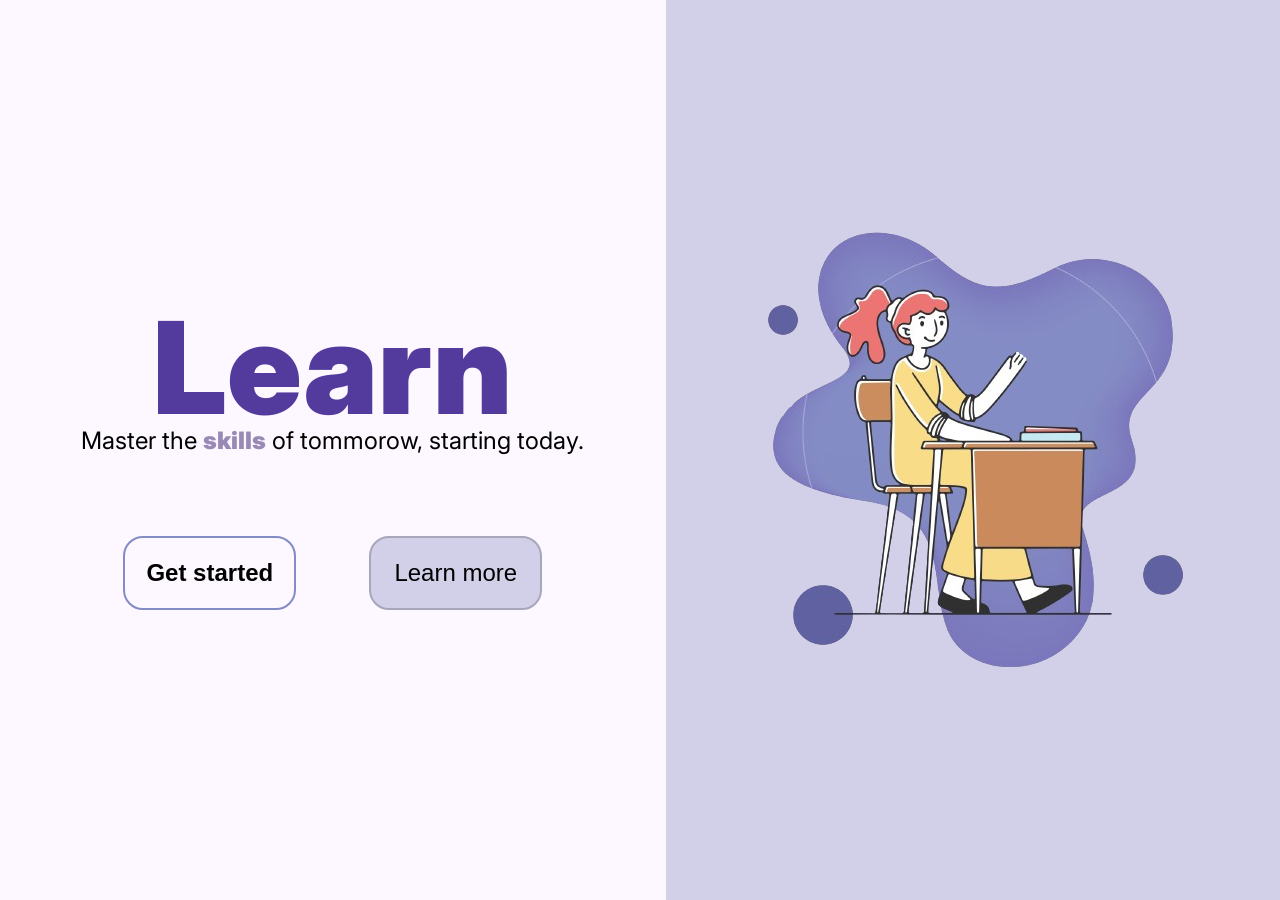
<file: index.html>
<!DOCTYPE html>
<html lang="en">
<head>
    <meta charset="UTF-8">
    <meta name="viewport" content="width=device-width, initial-scale=1.0">
    <title>Learn</title>
    <link rel="stylesheet" href="index.css"></link>
</head>
<body>
    <section class="container" id="container">
        <div class="left-section">
            <div class="header-container">
                <h1 class="title">Learn</h1>
                <p class="qutoe">Master the <span>skills</span> of tommorow, starting today.</p>
            </div>
            <div class="buttons-container">
                <button class="start-button" id="started">Get started</button>
                <button class="more-info-button"><a>Learn more</a></button>
            </div>
        </div>
        <div class="right-section">
            <img src="./assets/Student.png"/>
        </div>
    </section>
    <section class="login" id="login">
        <div class="close-container">
            <img src="assets/close.png" class="close" height="25px" width="25px" id="close"/>
        </div>
        <div class="bottom-login-container">
            <h2>Login</h2>
            <p class="login-qutoe">To get access to more learning features</p>
            <input placeholder="Email" id="email">
            <div class="password-wrapper">
                <input placeholder="Password" class="password" id="password"><img class="eye" src="assets/eye.png" width="18px" height="18px" />
            </div>
            <button class="login-button" id="login-button">Login</button>
            <p id="problem"></p>
        </div>
    </section>
    <script src="index.js"></script>
</body>
</html>
</file>
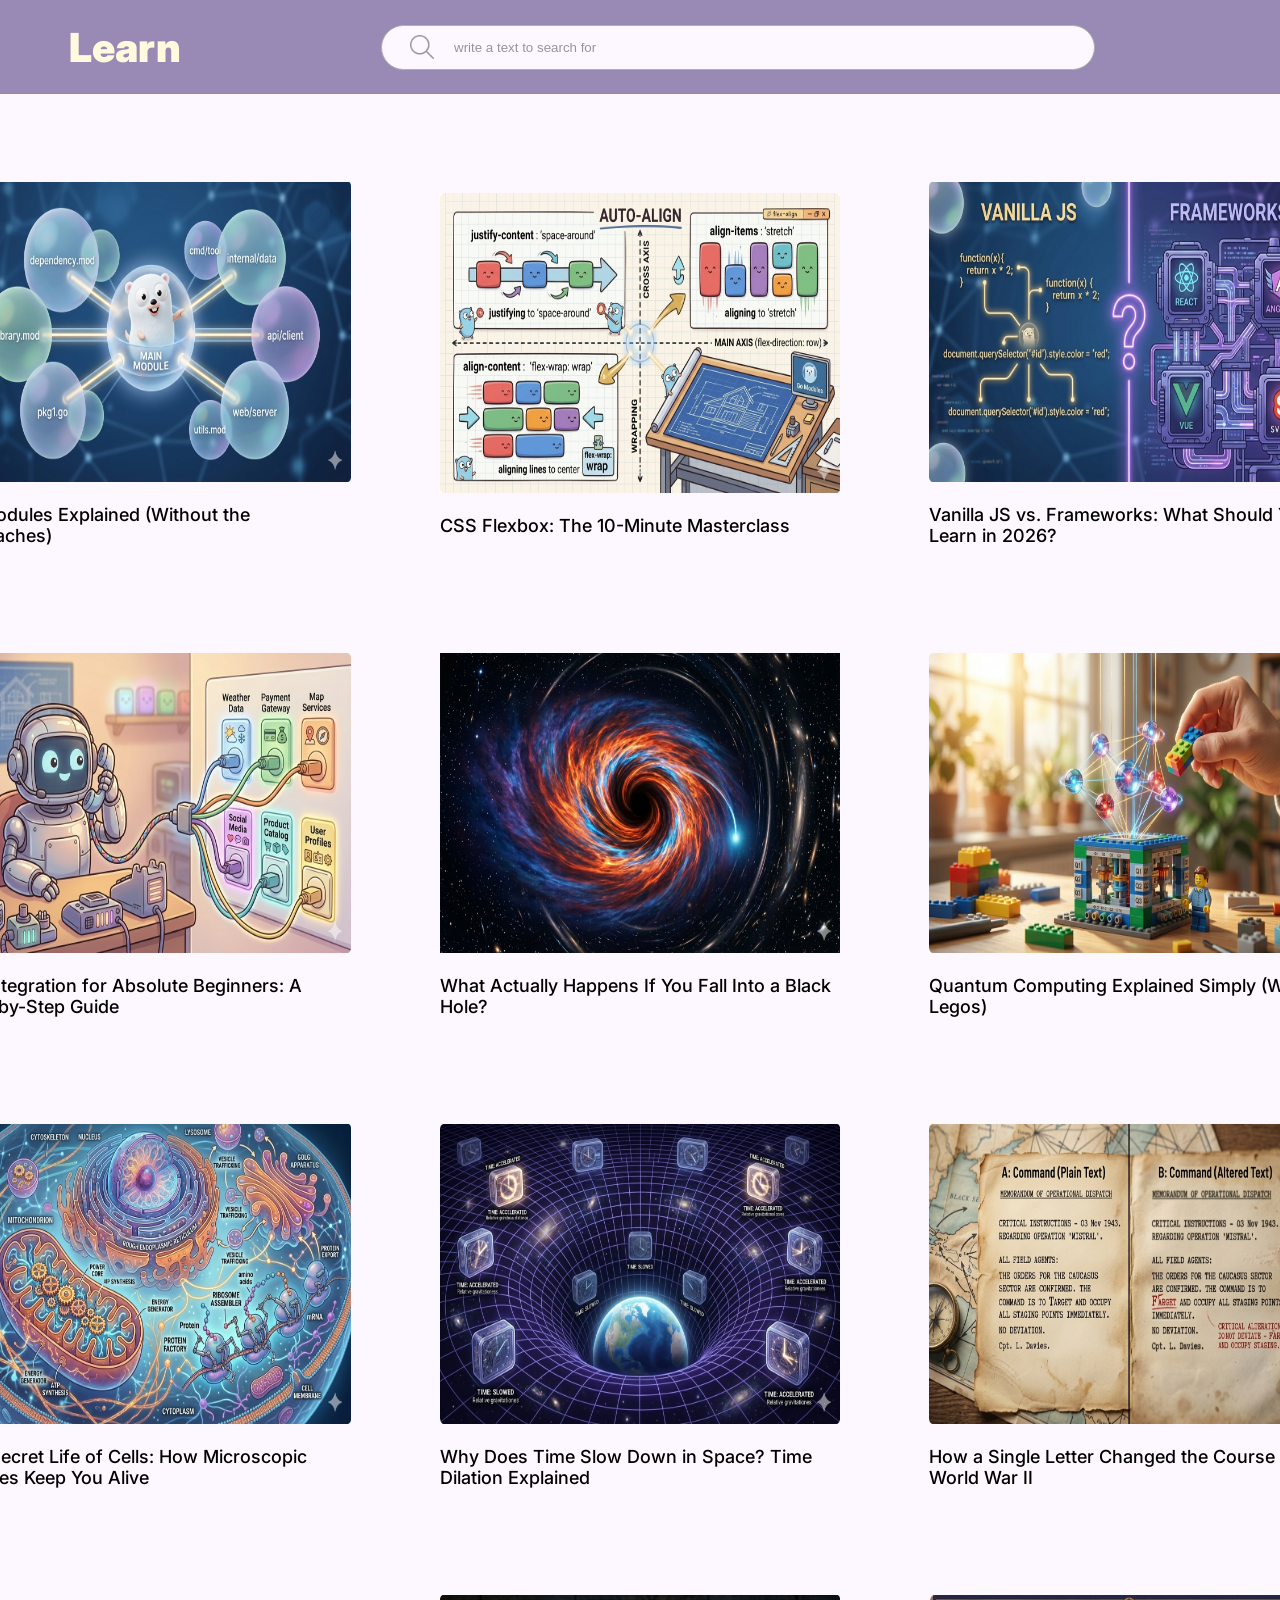
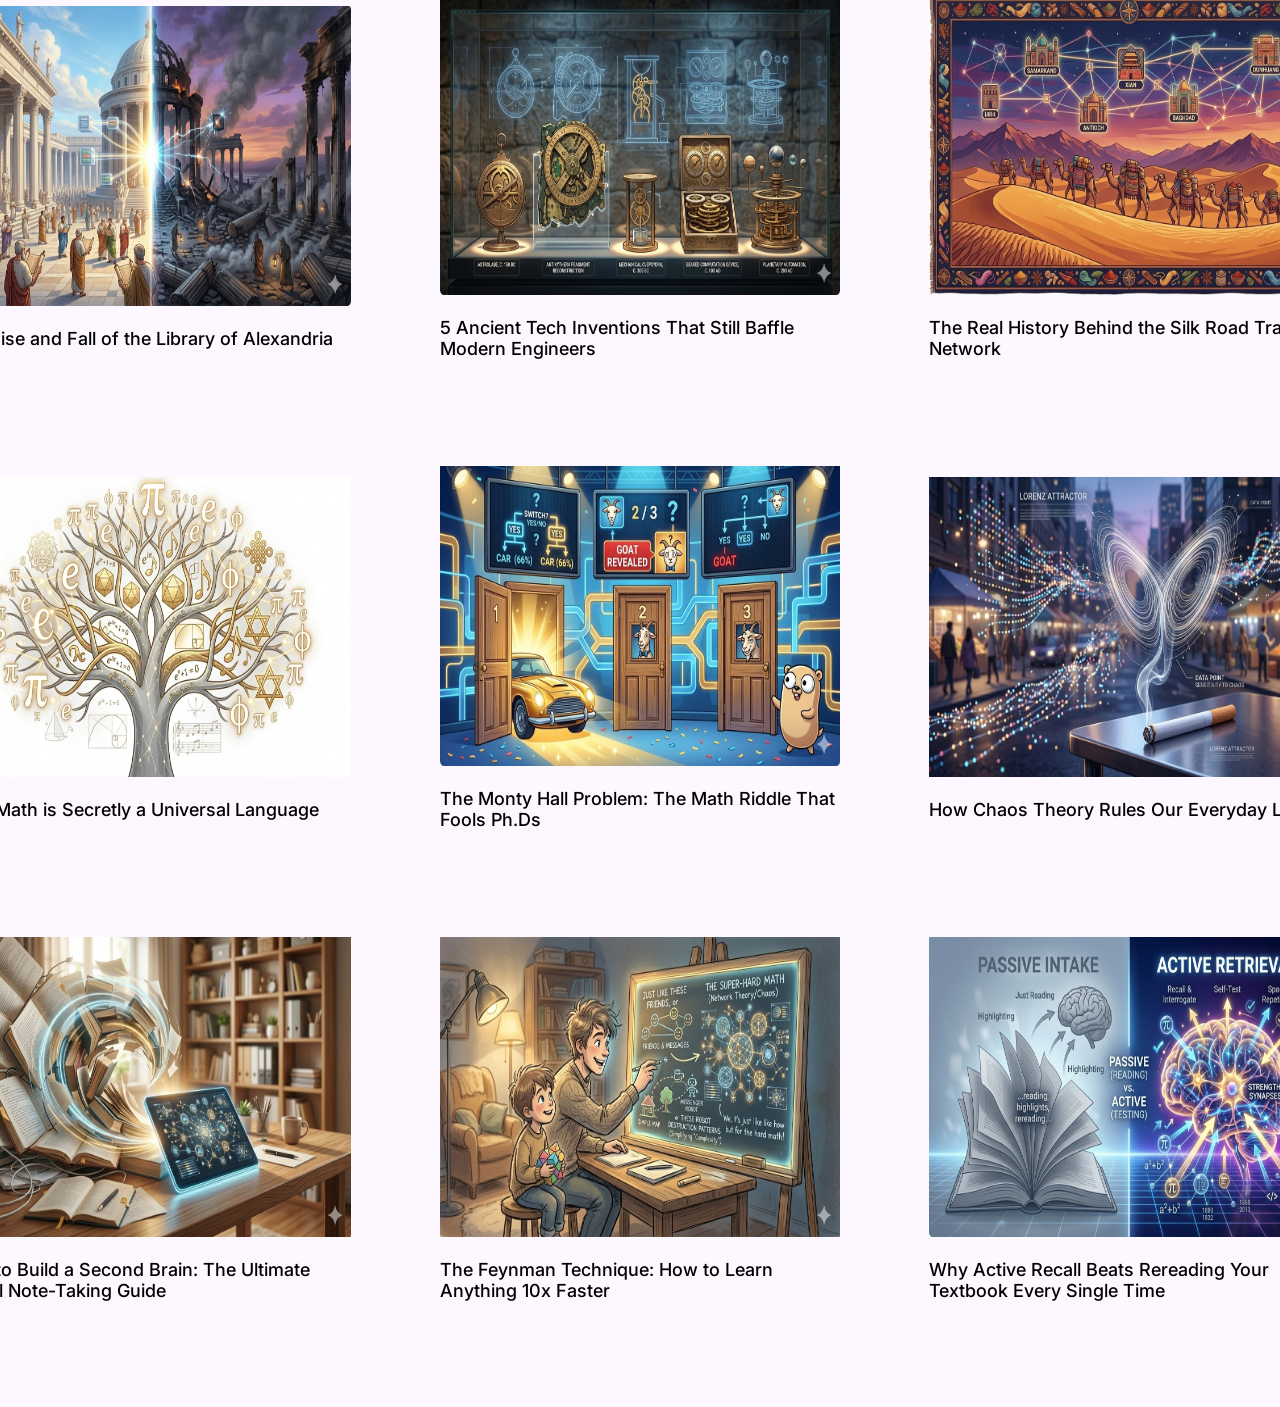
<file: main/main.html>
<!DOCTYPE html>
<html lang="en">
<head>
    <meta charset="UTF-8">
    <meta name="viewport" content="width=device-width, initial-scale=1.0">
    <title>Learn</title>
    <link href="main.css" rel="stylesheet"/>
</head>
<body>
    <header class="header">
        <h1>Learn</h1>
        <div class="search-wrapper">
            <img src="../assets/search.png" height="24px" width="24px" class="search-icon">
            <input placeholder="write a text to search for" class="search" oninput="searchVideos()" id="search"/>
        </div>
    </header>
    <div class="table-container">
        <table id="videos" class="videos" cellspacing="87">
        </table>
    </div>
    <script src="main.js"></script>
</body>
</html>
</file>
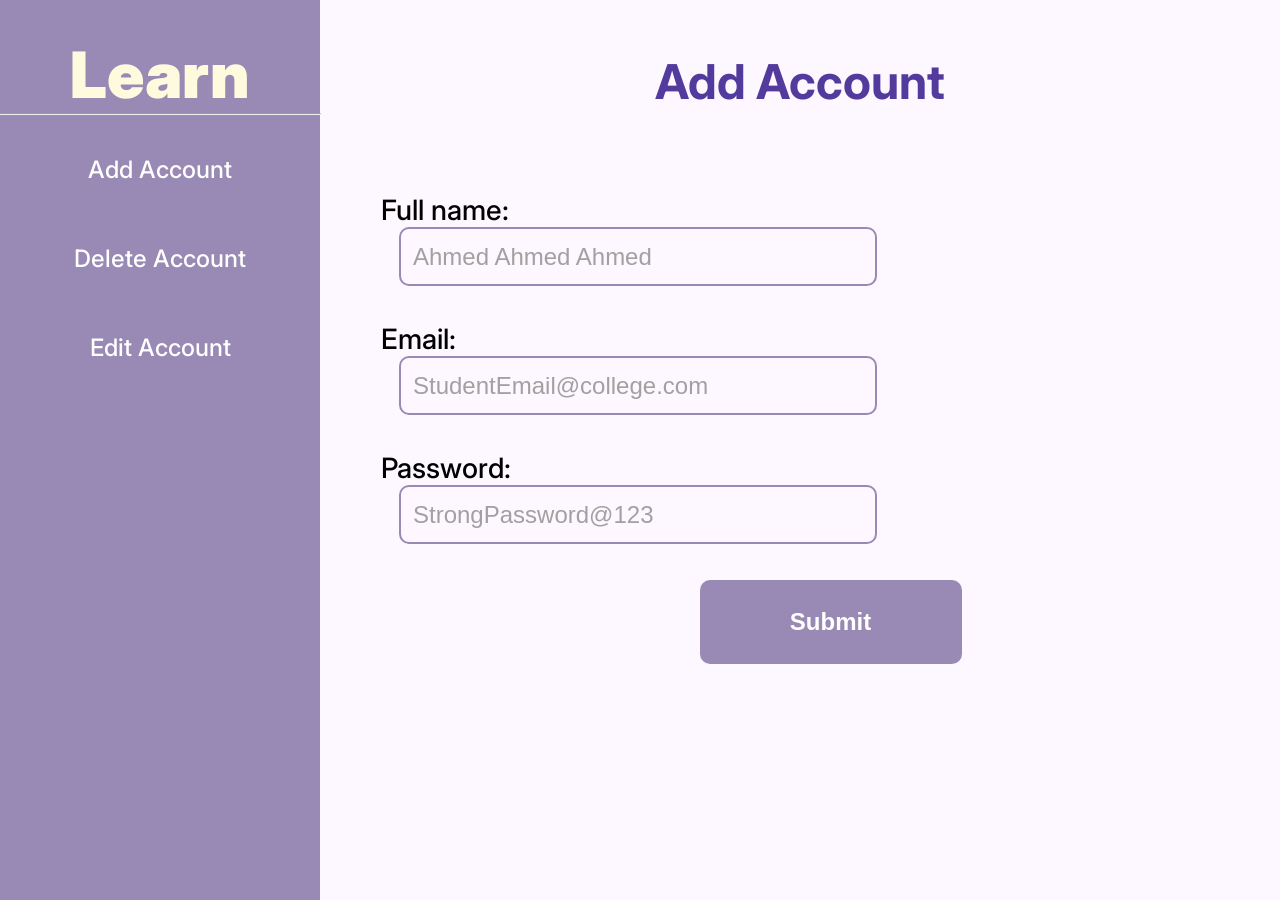
<file: admin/addAccount/addaccount.html>
<!DOCTYPE html>
<html lang="en">
<head>
    <meta charset="UTF-8">
    <meta name="viewport" content="width=device-width, initial-scale=1.0">
    <title>Learn</title>
    <link rel="stylesheet" href="addAccount.css"/>
</head>
<body>
    <section class="left-section">
        <h1>Learn</h1><hr>
        <nav class="sections">
            <a class="nav-item" href="../addAccount/addaccount.html">Add Account</a>
            <a class="nav-item" href="../deleteAccount/deleteAccount.html">Delete Account</a>
            <a class="nav-item" href="../editAccount/editAccount.html">Edit Account</a>
        </nav>
    </section>
    <!-- Here the page -->
    <section class="right-section">
        <div class="header">
            <h2>Add Account</h2>
        </div>
        <div class="footer">
            <form class="footer-form">
                <label>Full name:</label><input placeholder="Ahmed Ahmed Ahmed" class="inputs"/>
                <label>Email:</label><input placeholder="StudentEmail@college.com" class="inputs"/>
                <label>Password:</label><input placeholder="StrongPassword@123" class="inputs"/>
                <input type="submit" class="submit"/>
            </form>
        </div>
    </section>
</body>
</html>
</file>
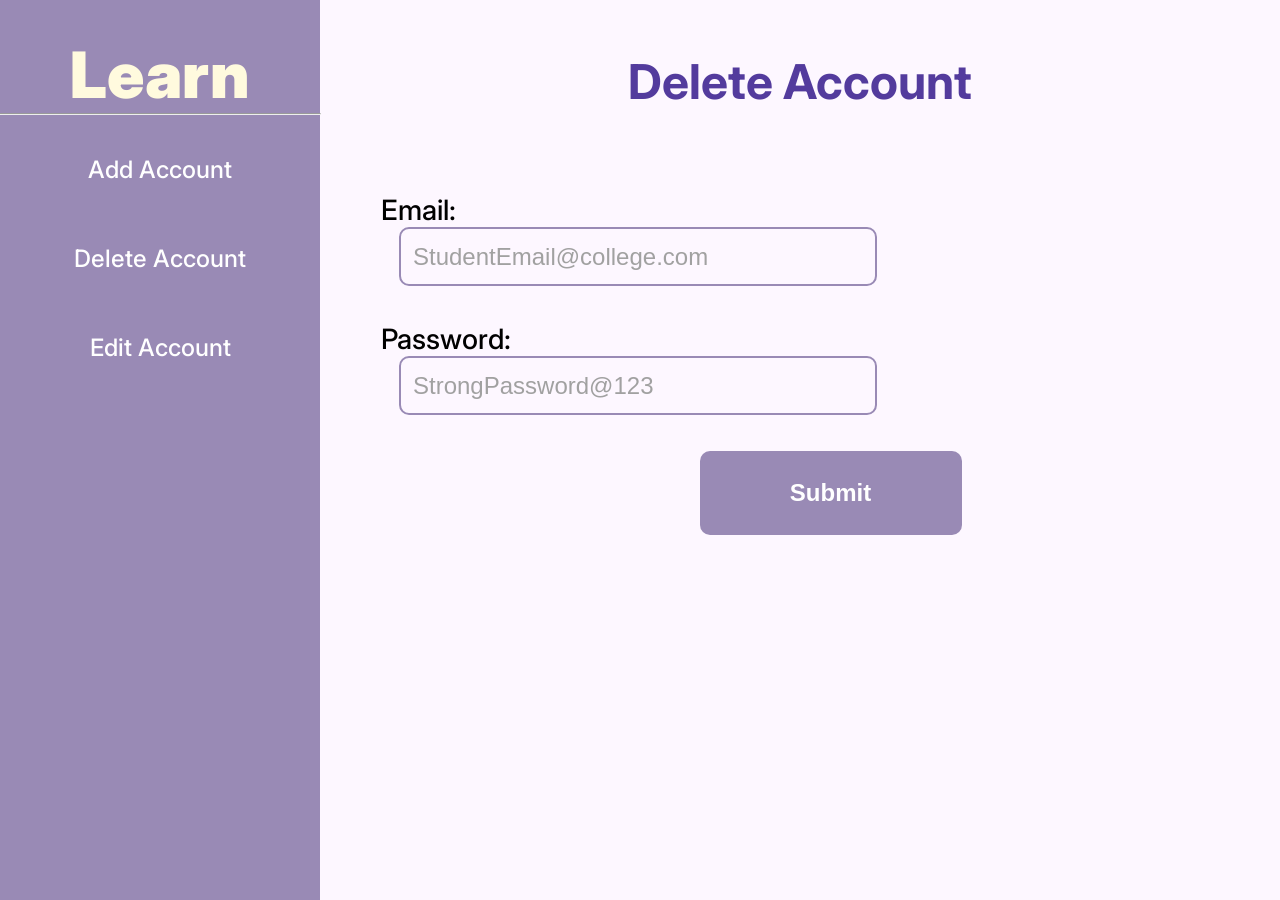
<file: admin/deleteAccount/deleteAccount.html>
<!DOCTYPE html>
<html lang="en">
<head>
    <meta charset="UTF-8">
    <meta name="viewport" content="width=device-width, initial-scale=1.0">
    <title>Learn</title>
    <link rel="stylesheet" href="deleteAccount.css"/>
</head>
<body>
    <section class="left-section">
        <h1>Learn</h1><hr>
        <nav class="sections">
            <a class="nav-item" href="../addAccount/addaccount.html">Add Account</a>
            <a class="nav-item" href="../deleteAccount/deleteAccount.html">Delete Account</a>
            <a class="nav-item" href="../editAccount/editAccount.html">Edit Account</a>
        </nav>
    </section>
    <!-- Here the page -->
    <section class="right-section">
        <div class="header">
            <h2>Delete Account</h2>
        </div>
        <div class="footer">
            <form class="footer-form">
                <label>Email:</label><input placeholder="StudentEmail@college.com" class="inputs"/>
                <label>Password:</label><input placeholder="StrongPassword@123" class="inputs"/>
                <input type="submit" class="submit"/>
            </form>
        </div>
    </section>
</body>
</html>
</file>
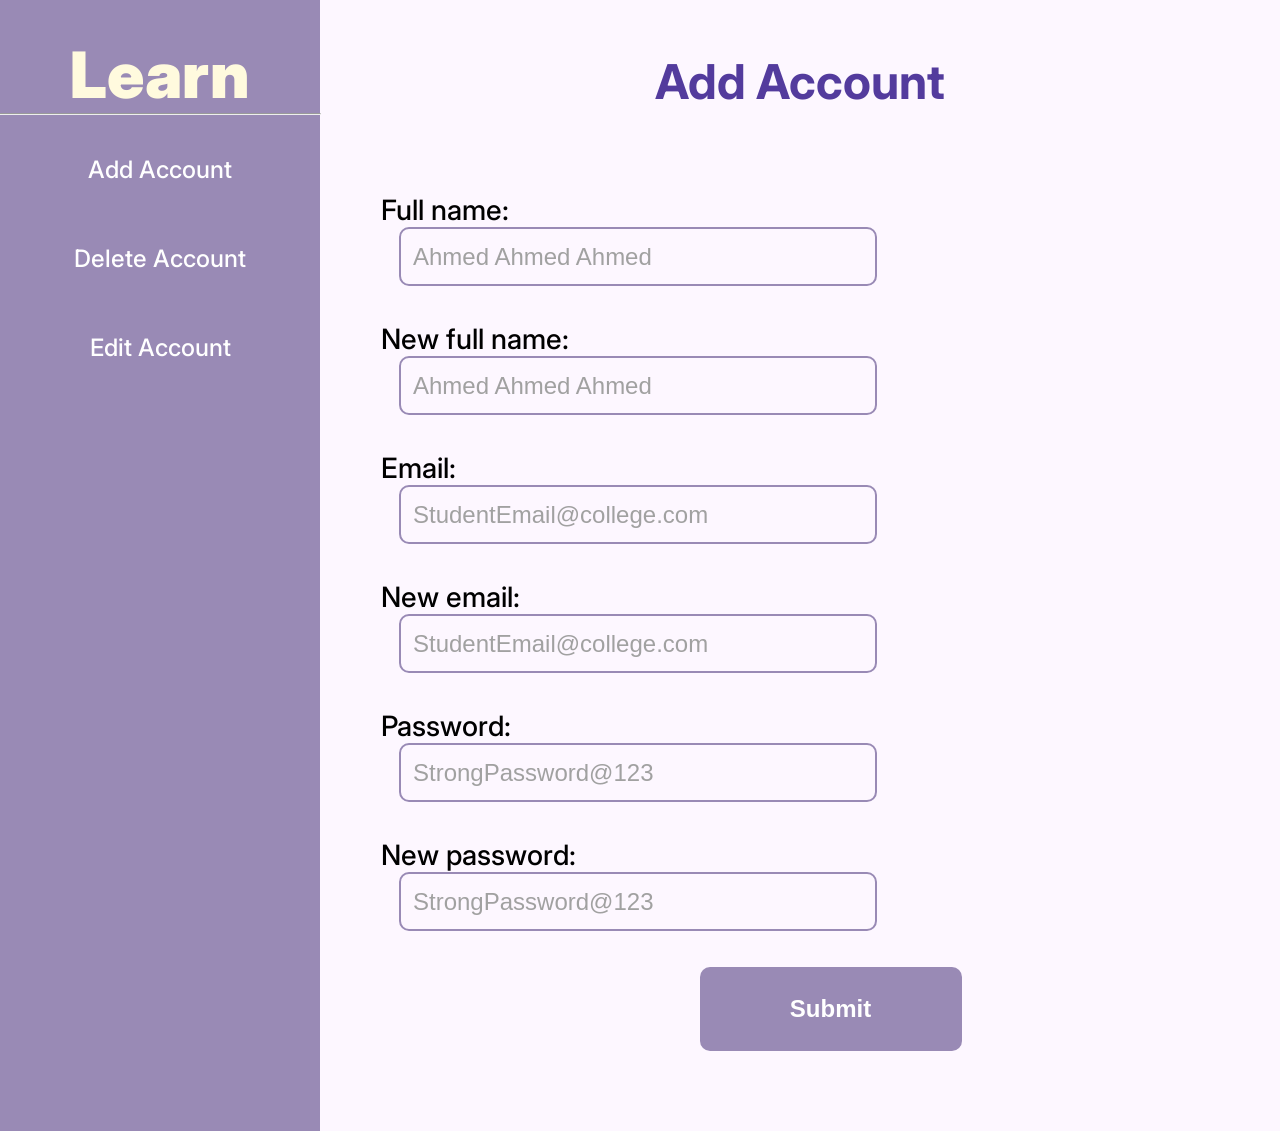
<file: admin/editAccount/editAccount.html>
<!DOCTYPE html>
<html lang="en">
<head>
    <meta charset="UTF-8">
    <meta name="viewport" content="width=device-width, initial-scale=1.0">
    <title>Learn</title>
    <link rel="stylesheet" href="editAccount.css"/>
</head>
<body>
    <section class="left-section">
        <h1>Learn</h1><hr>
        <nav class="sections">
            <a class="nav-item" href="../addAccount/addaccount.html">Add Account</a>
            <a class="nav-item" href="../deleteAccount/deleteAccount.html">Delete Account</a>
            <a class="nav-item" href="../editAccount/editAccount.html">Edit Account</a>
        </nav>
    </section>
    <!-- Here the page -->
    <section class="right-section">
        <div class="header">
            <h2>Add Account</h2>
        </div>
        <div class="footer">
            <form class="footer-form">
                <label>Full name:</label><input placeholder="Ahmed Ahmed Ahmed" class="inputs"/>
                <label>New full name:</label><input placeholder="Ahmed Ahmed Ahmed" class="inputs"/>
                <label>Email:</label><input placeholder="StudentEmail@college.com" class="inputs"/>
                <label>New email:</label><input placeholder="StudentEmail@college.com" class="inputs"/>
                <label>Password:</label><input placeholder="StrongPassword@123" class="inputs"/>
                <label>New password:</label><input placeholder="StrongPassword@123" class="inputs"/>
                <input type="submit" class="submit"/>
            </form>
        </div>
    </section>
</body>
</html>
</file>
<file: index.css>
@import url('https://fonts.googleapis.com/css2?family=Cairo:wght@200..1000&family=Inter:ital,opsz,wght@0,14..32,100..900;1,14..32,100..900&display=swap');

body, html{
    height: 100%;
    width: 100%;
    padding: 0;
    margin: 0;
    background-color: #FDF7FF;
    font-family: "Inter", sans-serif;
}

body{
    position: relative;
}

.container{
    display: flex;
    justify-content: space-between;
    height: 100%;
}

.title{
    display: flex;
    font-family: "Inter", sans-serif;
    font-size: 128px;
    color: #533B9D;
    font-weight: 900;
    letter-spacing: 0%;
    margin: 0;
    height: 146px;
}

.header-container{
    display: flex;
    flex-flow: column;
    justify-content: center;
    align-items: center;
}

.qutoe{
    margin-bottom: 0;
    margin-top: -10px;
    font-family: "Inter", sans-serif;
    font-size: 24px;
}

span{
    font-weight: 900;
    color: #998AB5;
}

.left-section{
    display: flex;
    flex-flow: column;
    width: 52%;
    height: 100%;
    justify-content: center;
    align-items: center;
}

.buttons-container{
    display: flex;
    justify-content: center;
    margin-top: 81px;
    width: 100%;
}

.start-button{
    height: 74px;
    width: 173px;
    background-color: #FDF7FF;
    border-width: 2px;
    border-color: #838CC5;
    border-radius: 20px;
    border-style: solid;
    font-size: 24px;
    font-weight: 600;
    margin-right: 73px;
    cursor: pointer;
    transition-duration: 0.5s;
}

.start-button:hover{
    background-color: #f5eef7
}

.more-info-button{
    height: 74px;
    width: 173px;
    background-color: #D2D0E8;
    border-width: 2px;
    border-color: #A7A6BA;
    border-radius: 20px;
    border-style: solid;
    font-size: 24px;
    cursor: pointer;
    transition-duration: 0.5s;
}

.more-info-button:hover{
    background-color: #c1bfd7;
}

.right-section{
    display: flex;
    justify-content: center;
    align-items: center;
    background-color: #D2D0E8;
    width: 48%;
    height: 100%;
}

.login{
    display: none;
    position: absolute;
    top: 50%;
    left: 50%;
    height: 64%;
    width: 30%;
    min-height: 650px;
    min-width: 555px;
    transform: translate(-50%, -50%);
    background-color: #FDF7FF;
    padding: 22px;
    border-color: black;
    border-radius: 10px;
    border-width:1px;
    border-style: solid;
}

.close-container{
    display: flex;
    justify-content: right;
}

.bottom-login-container{
    margin-top: 58px;
    display: flex;
    flex-direction: column;
    align-items: center;
}

h2{
    margin: 0;
    font-size: 32px;
    font-weight: 600;
}

.login-qutoe{
    font-size: 20px;
    margin: 0px;
    margin-bottom:33px;
}

input{
    width:50%;
    margin-bottom: 30px;
    padding:12px 24px 13px 17px;
    background-color: #F2F2F2;
    border-radius: 10px;
    border-style: solid;
    border-width: 1px;
    border-color: #DADADA;
    outline: 0;
}

input::placeholder{
    font-size: 16px;
    color: black;
    font-weight: 300;
}

.password-wrapper{
    display: flex;
    position: relative;
    width: 100%;
    justify-content: center;
    margin: 0;
}

.eye{
    position: absolute;
    left:72.5%;
    top:30%;
    cursor: pointer;
}

.password{
    margin: 0;
}

.login-button{
    margin-top: 68px;
    width: 50%;
    height: 49px;
    background-color: #998AB5;
    border: 0;
    border-radius: 10px;
    color: #FDF7FF;
    font-size: 20px;
    font-weight: 700;
    transition: 0.5s;
    cursor: pointer;
}

.login-button:hover{
    background-color: #8779a0;
}

.close{
    cursor: pointer;
}

#problem{
    color:red;
}
</file>
<file: main/main.css>
@import url('https://fonts.googleapis.com/css2?family=Cairo:wght@200..1000&family=Inter:ital,opsz,wght@0,14..32,100..900;1,14..32,100..900&display=swap');

body, html{
    height: 100%;
    width: 100%;
    padding: 0;
    margin: 0;
    background-color: #FDF7FF;
    font-family: "Inter", sans-serif;
}

.header{
    display: flex;
    height: 94px;
    background-color: #998AB5;
    gap: 200px;
    align-items: center;
}

h1{
    margin: 0;
    margin-left: 69px;
    font-size: 40px;
    font-weight: 900;
    color: #FFFADE;
}

.search-wrapper{
    position: relative;
    width: 50%;
    height: fit-content;
}

.search{
    width: 100%;
    height: 43px;
    background-color: #FDF7FF;
    border-radius: 50px;
    border-style: solid;
    border-color: #AFAFAF;
    border-width: 1.5px;
    padding: 0;
    padding-left: 72px;
    outline: 0;
}

.search::placeholder{
    color: #989499;
    font-weight: 300;
}

.search-icon{
    position: absolute;
    opacity: 0.4;
    left: 29px;
    top: 50%;
    transform: translateY(-50%);
    pointer-events: none;
}

.table-container{
    display: flex;
    justify-content: center;
}

.video-icon{
    width: 400px;
    height: 300px;
}

.video{
    font-weight: 500;
    font-size: 18px;
    width: 400px;
    text-align: left;
}

.video-wrapper{
    cursor: pointer;
}
</file>
<file: admin/addAccount/addAccount.css>
@import url('https://fonts.googleapis.com/css2?family=Cairo:wght@200..1000&family=Inter:ital,opsz,wght@0,14..32,100..900;1,14..32,100..900&display=swap');

body, html{
    display: flex;
    min-height: 100%;
    width: 100%;
    padding: 0;
    margin: 0;
    background-color: #FDF7FF;
    font-family: "Inter", sans-serif;
}
h1{
    font-size: 64px;
    font-weight: 900;
    color: #FFFADE;
    margin: 0;
    margin-top: 36px;
}
.left-section{
    display: flex;
    flex-direction: column;
    align-items: center;
    width: 25%;
    height: 100%;
    background-color: #998AB5;
}

hr{
    width: 100%;
    margin: 0 0 40px 0;
}

nav{
    display: flex;
    margin: 0;
    flex-direction: column;
}

.nav-item{
    margin-bottom: 60px;
    text-align: center;
    color:white;
    font-size: 24px;
    font-weight: 500;
    cursor: pointer;
    transition: 0.5s;
}

.nav-item:hover{
    transform: translate(5%);
    perspective: 50px;
}

/* Here the page */

h2{
    margin: 0;
    text-align: center;
    color: #533B9D;
    font-weight: 700;
    font-size: 48px;
    width: fit-content;
    margin-top: 52px;
    margin-bottom: 82px;
}

.header{
    display: flex;
    justify-content: center;
    align-items: center;
    height: fit-content;
    width: 100%;
}

.right-section{
    width: 75%;
}

.footer-form{
    display: flex;
    flex-direction: column;
    margin-left: 61px;
}

.inputs{
    width: 460px;
    height: 53px;
    background-color: #FDF7FF;
    margin-bottom: 36px;
    border-color: #998AB5;
    border-style: solid;
    border-width: 2px;
    border-radius: 10px;
    margin-left: 18px;
    padding-left: 12px;
    font-size: 24px;
    font-weight: 600;
    display: flex;
    justify-content: flex-start;
    align-items: center;
}

.inputs::placeholder{
    color: #A1A1A1;
    font-weight: 500;
}

label{
    font-size: 28px;
    font-weight: 500;
}

input[type="submit"]{
    width: 262px;
    height: 84px;
    margin-left: auto ;
    margin-right: auto ;
    background-color: #998AB5;
    border: none;
    border-radius: 10px;
    font-size: 24px;
    font-weight: 900;
    color: white;
}

a{
    text-decoration: none;
}
</file>
<file: admin/deleteAccount/deleteAccount.css>
@import url('https://fonts.googleapis.com/css2?family=Cairo:wght@200..1000&family=Inter:ital,opsz,wght@0,14..32,100..900;1,14..32,100..900&display=swap');

body, html{
    display: flex;
    min-height: 100%;
    width: 100%;
    padding: 0;
    margin: 0;
    background-color: #FDF7FF;
    font-family: "Inter", sans-serif;
}
h1{
    font-size: 64px;
    font-weight: 900;
    color: #FFFADE;
    margin: 0;
    margin-top: 36px;
}
.left-section{
    display: flex;
    flex-direction: column;
    align-items: center;
    width: 25%;
    height: 100%;
    background-color: #998AB5;
}

hr{
    width: 100%;
    margin: 0 0 40px 0;
}

nav{
    display: flex;
    margin: 0;
    flex-direction: column;
}

.nav-item{
    margin-bottom: 60px;
    text-align: center;
    color:white;
    font-size: 24px;
    font-weight: 500;
    cursor: pointer;
    transition: 0.5s;
}

.nav-item:hover{
    transform: translate(5%);
    perspective: 50px;
}

/* Here the page */

h2{
    margin: 0;
    text-align: center;
    color: #533B9D;
    font-weight: 700;
    font-size: 48px;
    width: fit-content;
    margin-top: 52px;
    margin-bottom: 82px;
}

.header{
    display: flex;
    justify-content: center;
    align-items: center;
    height: fit-content;
    width: 100%;
}

.right-section{
    width: 75%;
}

.footer-form{
    display: flex;
    flex-direction: column;
    margin-left: 61px;
}

.inputs{
    width: 460px;
    height: 53px;
    background-color: #FDF7FF;
    margin-bottom: 36px;
    border-color: #998AB5;
    border-style: solid;
    border-width: 2px;
    border-radius: 10px;
    margin-left: 18px;
    padding-left: 12px;
    font-size: 24px;
    font-weight: 600;
    display: flex;
    justify-content: flex-start;
    align-items: center;
}

.inputs::placeholder{
    color: #A1A1A1;
    font-weight: 500;
}

label{
    font-size: 28px;
    font-weight: 500;
}

input[type="submit"]{
    width: 262px;
    height: 84px;
    margin-left: auto ;
    margin-right: auto ;
    background-color: #998AB5;
    border: none;
    border-radius: 10px;
    font-size: 24px;
    font-weight: 900;
    color: white;
}

a{
    text-decoration: none;
}
</file>
<file: admin/editAccount/editAccount.css>
@import url('https://fonts.googleapis.com/css2?family=Cairo:wght@200..1000&family=Inter:ital,opsz,wght@0,14..32,100..900;1,14..32,100..900&display=swap');

body, html{
    display: flex;
    min-height: 100%;
    width: 100%;
    padding: 0;
    margin: 0;
    background-color: #FDF7FF;
    font-family: "Inter", sans-serif;
}
h1{
    font-size: 64px;
    font-weight: 900;
    color: #FFFADE;
    margin: 0;
    margin-top: 36px;
}
.left-section{
    display: flex;
    flex-direction: column;
    align-items: center;
    width: 25%;
    height: 100%;
    background-color: #998AB5;
}

hr{
    width: 100%;
    margin: 0 0 40px 0;
}

nav{
    display: flex;
    margin: 0;
    flex-direction: column;
}

.nav-item{
    margin-bottom: 60px;
    text-align: center;
    color:white;
    font-size: 24px;
    font-weight: 500;
    cursor: pointer;
    transition: 0.5s;
}

.nav-item:hover{
    transform: translate(5%);
    perspective: 50px;
}

/* Here the page */

h2{
    margin: 0;
    text-align: center;
    color: #533B9D;
    font-weight: 700;
    font-size: 48px;
    width: fit-content;
    margin-top: 52px;
    margin-bottom: 82px;
}

.header{
    display: flex;
    justify-content: center;
    align-items: center;
    height: fit-content;
    width: 100%;
}

.right-section{
    width: 75%;
}

.footer-form{
    display: flex;
    flex-direction: column;
    margin-left: 61px;
}

.inputs{
    width: 460px;
    height: 53px;
    background-color: #FDF7FF;
    margin-bottom: 36px;
    border-color: #998AB5;
    border-style: solid;
    border-width: 2px;
    border-radius: 10px;
    margin-left: 18px;
    padding-left: 12px;
    font-size: 24px;
    font-weight: 600;
    display: flex;
    justify-content: flex-start;
    align-items: center;
}

.inputs::placeholder{
    color: #A1A1A1;
    font-weight: 500;
}

label{
    font-size: 28px;
    font-weight: 500;
}

input[type="submit"]{
    width: 262px;
    height: 84px;
    margin-left: auto ;
    margin-right: auto ;
    background-color: #998AB5;
    border: none;
    border-radius: 10px;
    font-size: 24px;
    font-weight: 900;
    color: white;
    margin-bottom: 80px;
}

a{
    text-decoration: none;
}
</file>
